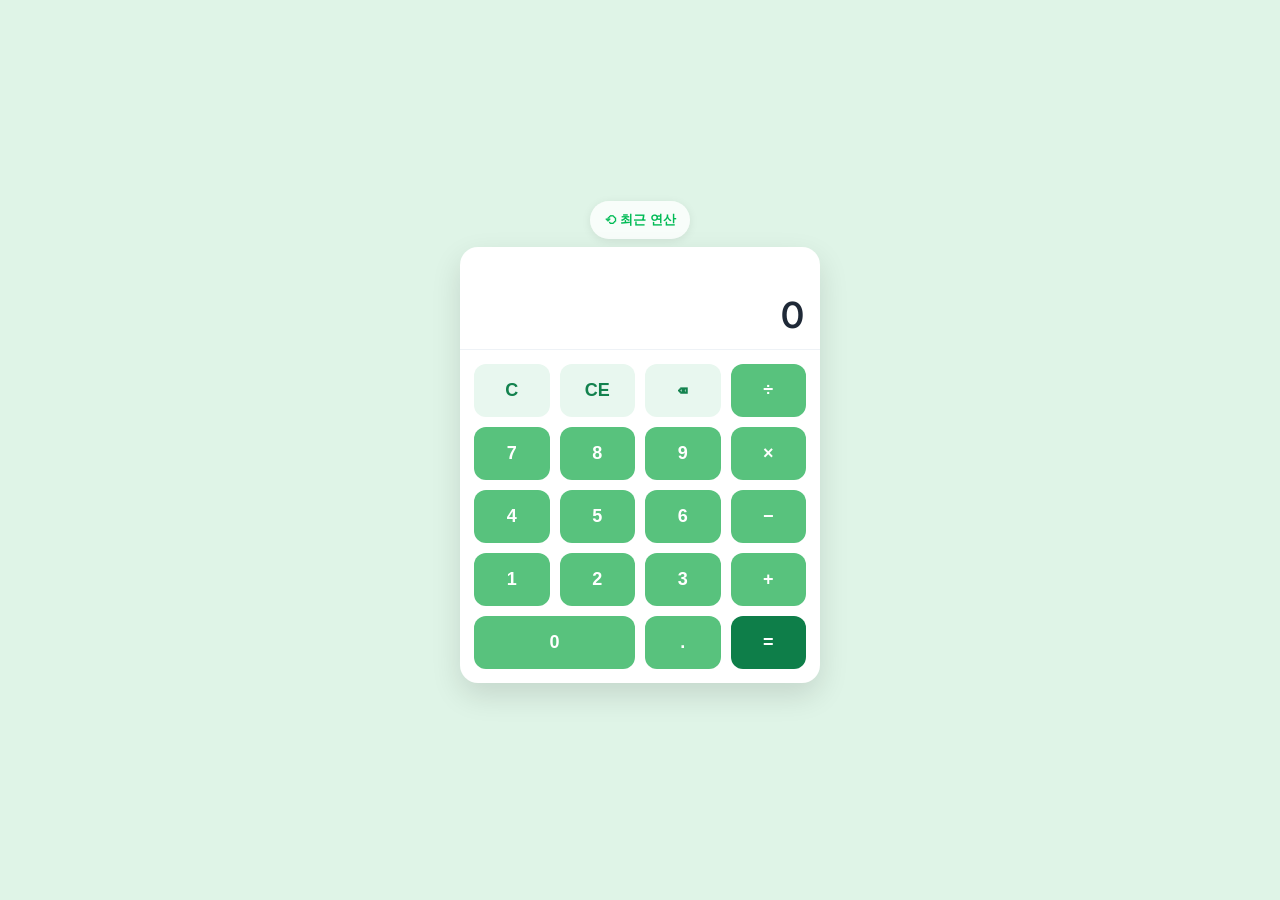
<file: 3rd_assignment/calculator/index.html>
<!DOCTYPE html>
<html lang="ko">
<head>
  <meta charset="UTF-8" />
  <meta name="viewport" content="width=device-width, initial-scale=1" />
  <title>계산기</title>
  <link rel="stylesheet" href="style.css" />
  <link rel="preconnect" href="https://fonts.gstatic.com" crossorigin>
  <link href="https://fonts.googleapis.com/css2?family=Inter:wght@400;600&display=swap" rel="stylesheet">
</head>
<body>
  <main class="wrap">
    <!-- FR5: 가장 최근 연산 기록 하나를 볼 수 있는 버튼 -->
    <button id="btn-last" aria-label="최근 연산 기록 보기">⟲ 최근 연산</button>

    <div class="card">
      <!-- FR2: 상단에 현재까지의 입력 표시 -->
      <div class="display">
        <div id="history" class="history" aria-live="polite"></div>
        <div id="screen" class="screen" aria-live="polite">0</div>
      </div>

      <!-- FR1: 숫자와 사칙연산 버튼 -->
      <div class="keys">
        <button data-action="clear-all" class="key key-func">C</button>
        <button data-action="clear-entry" class="key key-func">CE</button>
        <button data-action="del" class="key key-func">⌫</button>
        <button data-op="/" class="key key-op">÷</button>

        <button data-num="7" class="key">7</button>
        <button data-num="8" class="key">8</button>
        <button data-num="9" class="key">9</button>
        <button data-op="*" class="key key-op">×</button>

        <button data-num="4" class="key">4</button>
        <button data-num="5" class="key">5</button>
        <button data-num="6" class="key">6</button>
        <button data-op="-" class="key key-op">−</button>

        <button data-num="1" class="key">1</button>
        <button data-num="2" class="key">2</button>
        <button data-num="3" class="key">3</button>
        <button data-op="+" class="key key-op">+</button>

        <button data-num="0" class="key key-zero">0</button>
        <button data-dot="." class="key">.</button>
        <!-- FR3: '=' 버튼을 누르면 결과가 화면에 표시 -->
        <button data-action="equals" class="key key-eq">=</button>
      </div>
    </div>
  </main>

  <div id="toast" class="toast" role="status" aria-live="polite"></div>

  <script src="script.js"></script>
</body>
</html>
</file>
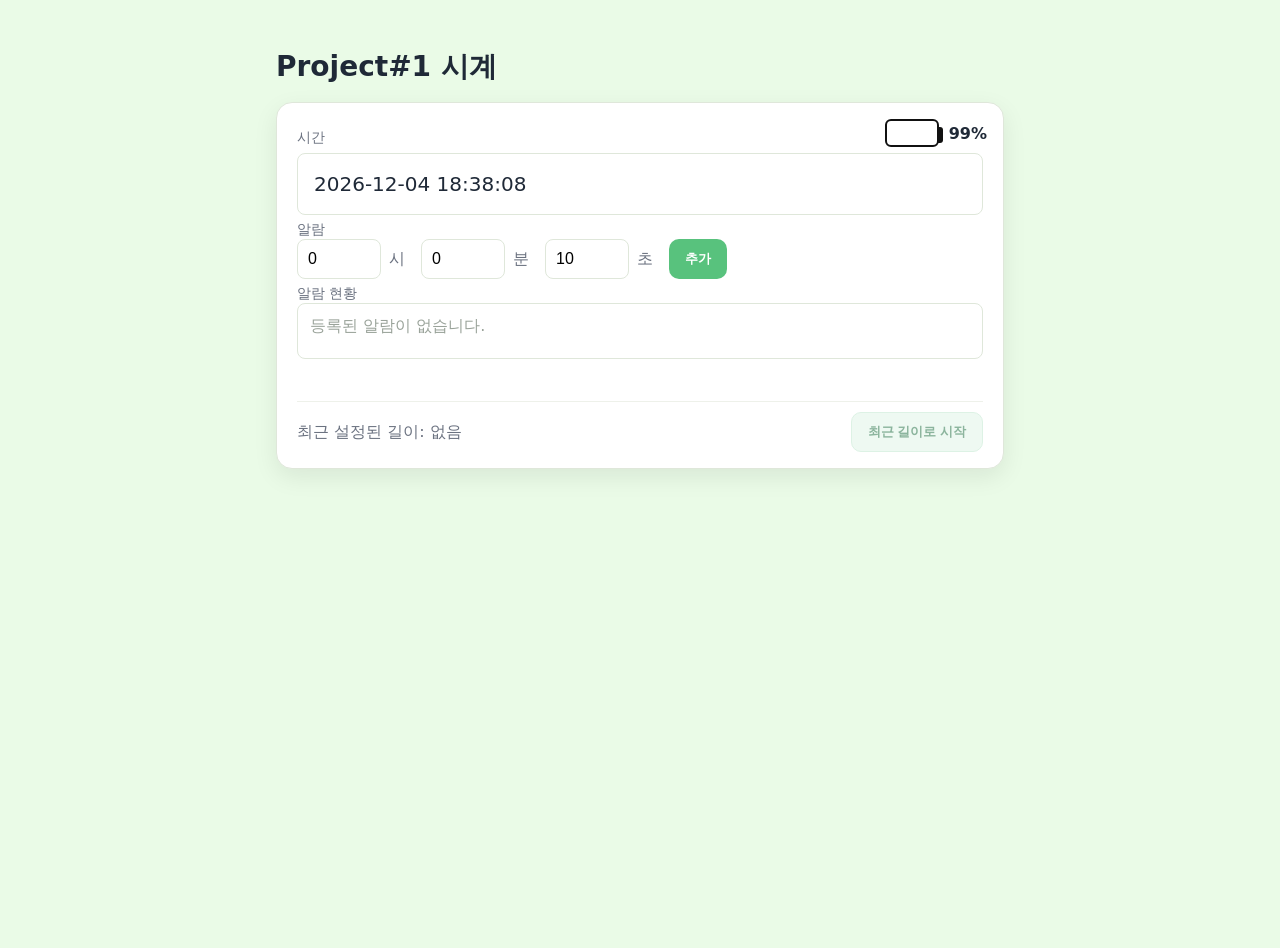
<file: 3rd_assignment/clock/index.html>
<!DOCTYPE html>
<html lang="ko">
<head>
  <meta charset="UTF-8" />
  <meta name="viewport" content="width=device-width, initial-scale=1.0"/>
  <title>Project#1 시계</title>
  <link rel="stylesheet" href="style.css"/>
</head>
<body>
  <main class="container">
    <h1>Project#1 시계</h1>

    <section class="clock-card">
      <!-- 배터리 표시 -->
      <div class="battery" aria-live="polite">
        <div class="battery-icon" aria-hidden="true">
          <div class="battery-cap"></div>
        </div>
        <div id="batteryText" class="battery-text">100%</div>
      </div>

      <!-- 시간 표시 -->
      <div class="row label">시간</div>
      <div id="clockDisplay" class="clock-display" aria-live="polite">----</div>

      <!-- 알람 입력 -->
      <div class="row label mt16">알람</div>
      <div class="alarm-inputs">
        <label class="sr-only" for="hours">시</label>
        <input id="hours" type="number" min="0" max="23" value="0" />
        <span class="unit">시</span>

        <label class="sr-only" for="minutes">분</label>
        <input id="minutes" type="number" min="0" max="59" value="0" />
        <span class="unit">분</span>

        <label class="sr-only" for="seconds">초</label>
        <input id="seconds" type="number" min="0" max="59" value="10" />
        <span class="unit">초</span>

        <button id="addAlarmBtn" class="btn">추가</button>
      </div>

      <!-- 알람 현황 -->
      <div class="row label mt16">알람 현황</div>
      <div id="alarmList" class="alarm-list" aria-live="polite"></div>
      <p id="limitMsg" class="limit-msg" role="alert" aria-live="assertive"></p>

      <!-- FR5: 최근 길이로 즉시 시작 -->
      <div class="recent-row">
        <div id="recentText" class="recent-text">최근 설정된 길이: 없음</div>
        <button id="quickStartBtn" class="btn outline">최근 길이로 시작</button>
      </div>
    </section>
  </main>

  <script src="app.js"></script>
</body>
</html>
</file>
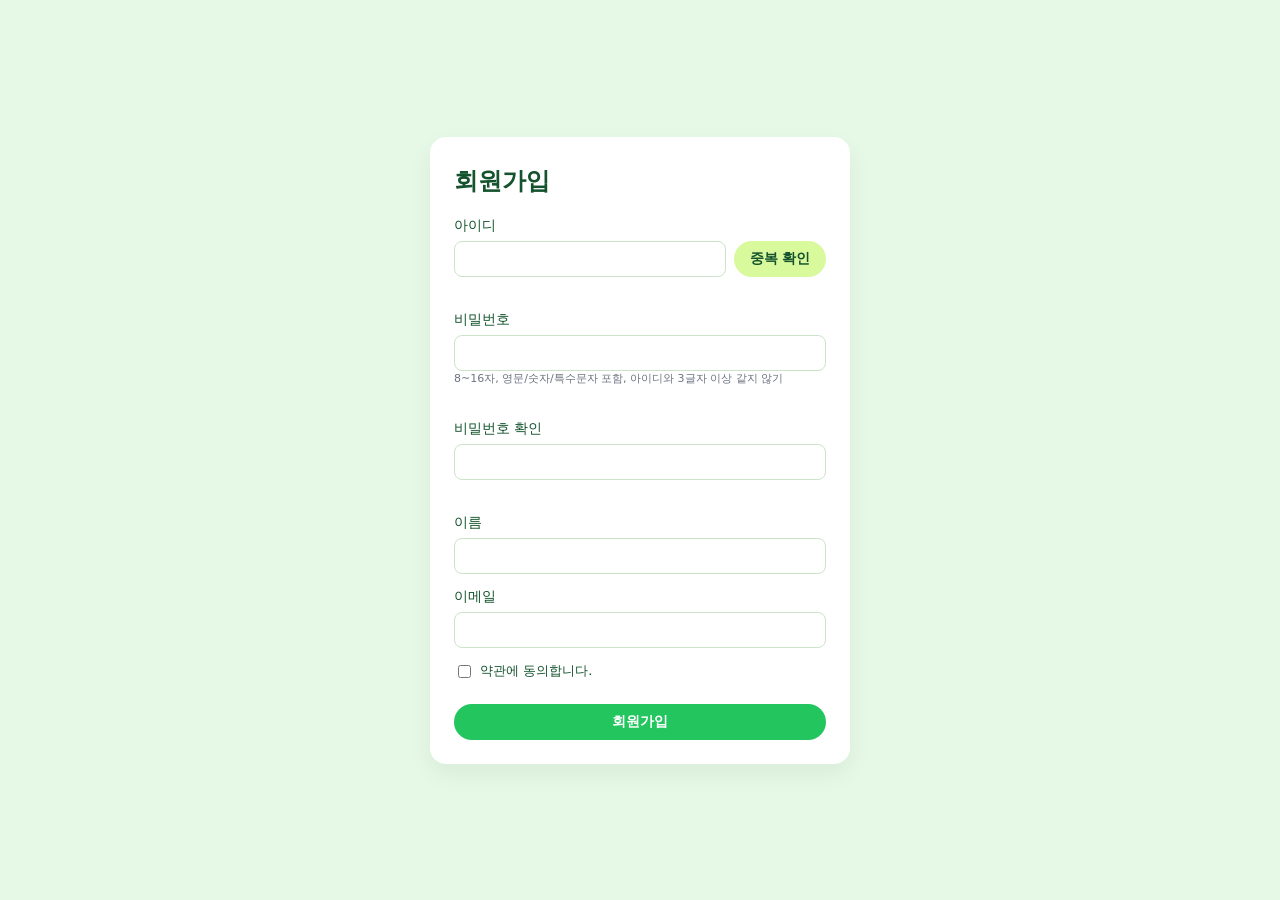
<file: 4th_assignment/sign_up/index.html>
<!DOCTYPE html>
<html lang="ko">
<head>
  <meta charset="UTF-8">
  <title>회원가입</title>
  <link rel="stylesheet" href="style.css">
</head>
<body>
  <div class="layout">
    <main class="card card--signup">
      <h1 class="card__title">회원가입</h1>

      <form id="signupForm" class="signup-form" novalidate>
        <!-- 아이디 -->
        <div class="form-row">
          <label for="userId" class="form-label">아이디</label>
          <div class="form-row__inline">
            <input
              type="text"
              id="userId"
              name="userId"
              autocomplete="off"
              required
              class="input"
            />
            <button
              type="button"
              id="checkIdBtn"
              class="btn btn--secondary"
              data-role="check-id"
            >
              중복 확인
            </button>
          </div>
          <p id="idMessage" class="form-message"></p>
        </div>

        <!-- 비밀번호 -->
        <div class="form-row">
          <label for="password" class="form-label">비밀번호</label>
          <input
            type="password"
            id="password"
            name="password"
            required
            class="input"
          />
          <p class="form-helper mt-1">
            8~16자, 영문/숫자/특수문자 포함, 아이디와 3글자 이상 같지 않기
          </p>
          <p id="pwMessage" class="form-message"></p>
        </div>

        <!-- 비밀번호 확인 -->
        <div class="form-row">
          <label for="passwordConfirm" class="form-label">비밀번호 확인</label>
          <input
            type="password"
            id="passwordConfirm"
            name="passwordConfirm"
            required
            class="input"
          />
          <p id="pwConfirmMessage" class="form-message"></p>
        </div>

        <!-- 이름 -->
        <div class="form-row">
          <label for="name" class="form-label">이름</label>
          <input
            type="text"
            id="name"
            name="name"
            required
            class="input"
          />
        </div>

        <!-- 이메일 -->
        <div class="form-row">
          <label for="email" class="form-label">이메일</label>
          <input
            type="email"
            id="email"
            name="email"
            required
            class="input"
          />
        </div>

        <!-- 약관 동의 -->
        <div class="form-row">
          <label class="checkbox">
            <input type="checkbox" id="agree" required />
            <span>약관에 동의합니다.</span>
          </label>
        </div>

        <!-- 제출 버튼 -->
        <button type="submit" class="btn btn--primary btn--full">
          회원가입
        </button>
      </form>
    </main>
  </div>

  <script src="script.js"></script>
</body>
</html>
</file>
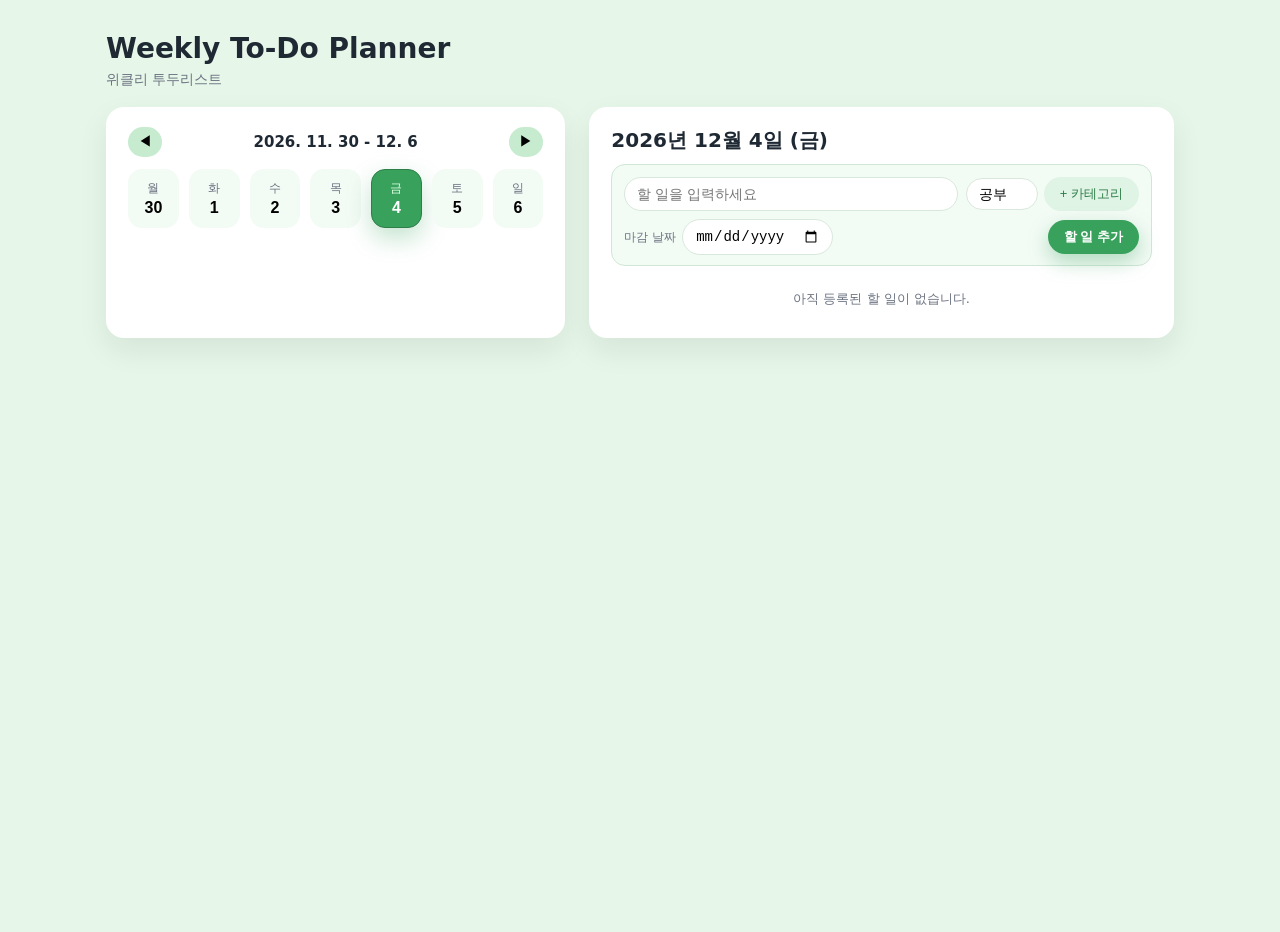
<file: 4th_assignment/todo_list/index.html>
<!DOCTYPE html>
<html lang="ko">
<head>
  <meta charset="UTF-8" />
  <title>Weekly To-Do Planner</title>
  <link rel="stylesheet" href="style.css" />
</head>
<body>
  <div class="app">
    <header class="app-header">
      <h1>Weekly To-Do Planner</h1>
      <p class="u-text-muted">위클리 투두리스트</p>
    </header>

    <main class="app-main">
      <!-- 주간 캘린더 -->
      <section class="week-panel">
        <div class="week-header">
          <button id="prevWeek" class="nav-btn btn" aria-label="이전 주">◀</button>
          <div class="current-week-label" id="currentWeekLabel"></div>
          <button id="nextWeek" class="nav-btn btn" aria-label="다음 주">▶</button>
        </div>

        <div class="week-days" id="weekDays">
          <!-- JS에서 요일 카드가 채워짐 -->
        </div>
      </section>

      <!-- 일간 To-do -->
      <section class="todo-panel">
        <div class="todo-header">
          <h2 id="selectedDateLabel">오늘의 할 일</h2>
        </div>

        <!-- 할 일 추가 -->
        <form id="todoForm" class="todo-form">
          <div class="form-row">
            <input
              type="text"
              id="todoText"
              class="input"
              placeholder="할 일을 입력하세요"
              required
            />

            <div class="category-group">
              <select id="categorySelect" class="select">
                <option value="공부" selected>공부</option>
                <option value="업무">업무</option>
                <option value="개인">개인</option>
              </select>
              <button type="button" id="addCategoryBtn" class="secondary-btn btn">
                + 카테고리
              </button>
            </div>
          </div>

          <div class="form-row form-row-bottom">
            <label class="due-label">
              마감 날짜
              <input type="date" id="dueDateInput" class="input input-date" />
            </label>

            <button type="submit" class="primary-btn btn">
              할 일 추가
            </button>
          </div>
        </form>

        <!-- 할 일 목록 -->
        <ul id="todoList" class="todo-list">
          <!-- JS에서 목록이 채워짐 -->
        </ul>
      </section>
    </main>
  </div>

  <script src="script.js"></script>
</body>
</html>
</file>
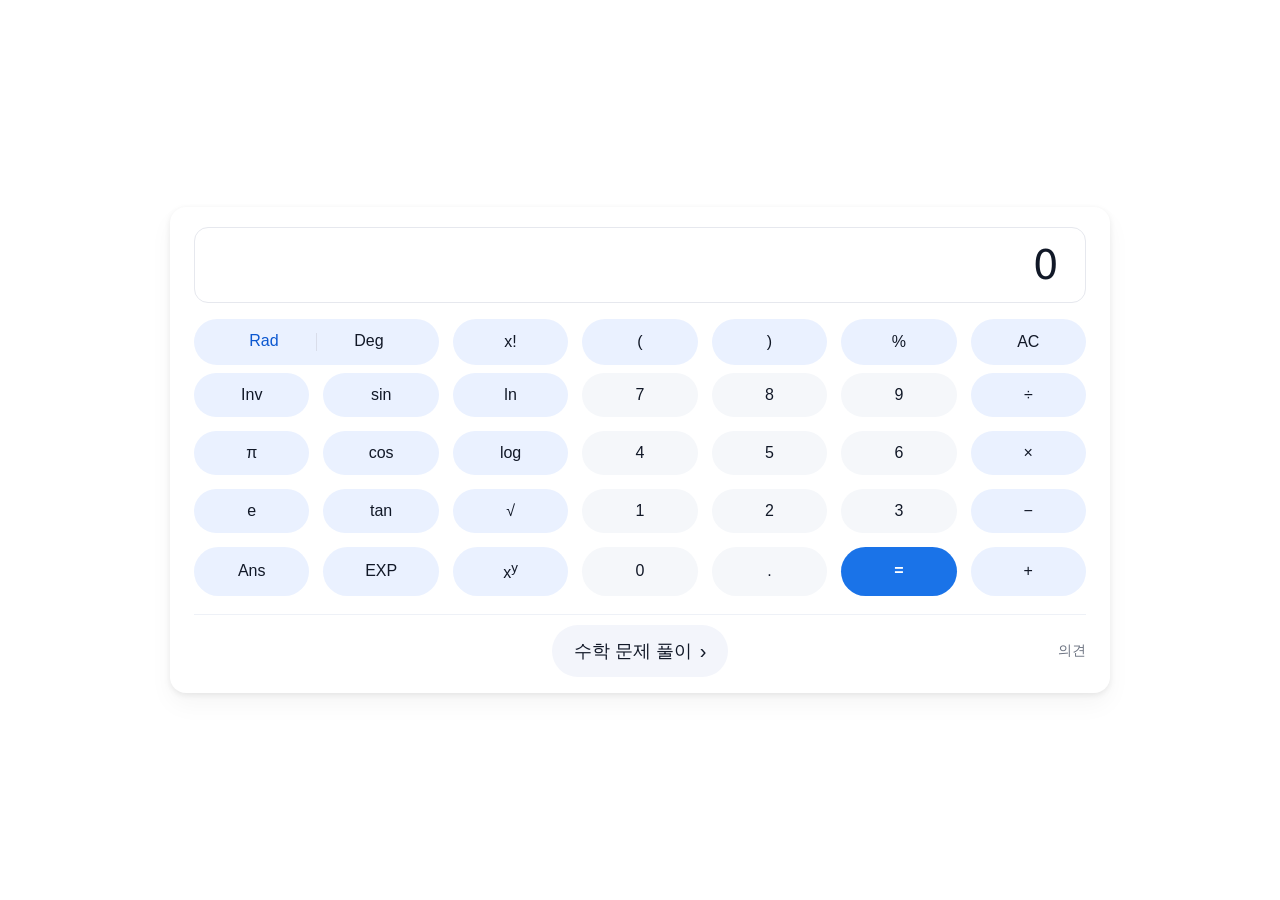
<file: 2nd_assignment/calculator.html>
<!doctype html>
<html lang="ko">
<head>
  <meta charset="utf-8" />
  <meta name="viewport" content="width=device-width, initial-scale=1" />
  <title>Google Calculator(UI)</title>
  <link rel="stylesheet" href="style.css" />
</head>
<body>
  <main class="page">
    <section class="calculator" aria-label="Google Calculator Mock">
      <!--Display-->
      <div class="display">
        <div class="expression"></div>
        <div class="value">0</div>
      </div>

      <div class="row-top">
        <!--Rad|Deg-->
        <button class="btn light split">
          <span class="seg seg-active">Rad</span>
          <span class="pipe" aria-hidden="true"></span>
          <span class="seg">Deg</span>
        </button>

        <button class="btn light">x!</button>
        <button class="btn light">(</button>
        <button class="btn light">)</button>
        <button class="btn light">%</button>
        <button class="btn light">AC</button>

      </div>

      <!--keypad-->
      <div class="keys">
        <!--row 1-->
        <button class="btn light">Inv</button>
        <button class="btn light">sin</button>
        <button class="btn light">ln</button>
        <button class="btn pale">7</button>
        <button class="btn pale">8</button>
        <button class="btn pale">9</button>
        <button class="btn light">÷</button>

        <!--row 2-->
        <button class="btn light">π</button>
        <button class="btn light">cos</button>
        <button class="btn light">log</button>
        <button class="btn pale">4</button>
        <button class="btn pale">5</button>
        <button class="btn pale">6</button>
        <button class="btn light">×</button>

        <!--row 3-->
        <button class="btn light">e</button>
        <button class="btn light">tan</button>
        <button class="btn light">√</button>
        <button class="btn pale">1</button>
        <button class="btn pale">2</button>
        <button class="btn pale">3</button>
        <button class="btn light">−</button>

        <!--row 4-->
        <button class="btn light">Ans</button>
        <button class="btn light">EXP</button>
        <button class="btn light">x<sup>y</sup></button>
        <button class="btn pale">0</button>
        <button class="btn pale">.</button>
        <button class="btn equals">=</button>
        <button class="btn light">+</button>
      </div>

      <!--bottom bar-->
      <div class="helper">
        <button class="btn helper-btn">
          수학 문제 풀이
          <span class="chev" aria-hidden="true">›</span>
        </button>
        <div class="feedback">의견</div>
      </div>
    </section>
  </main>
</body>
</html>
</file>
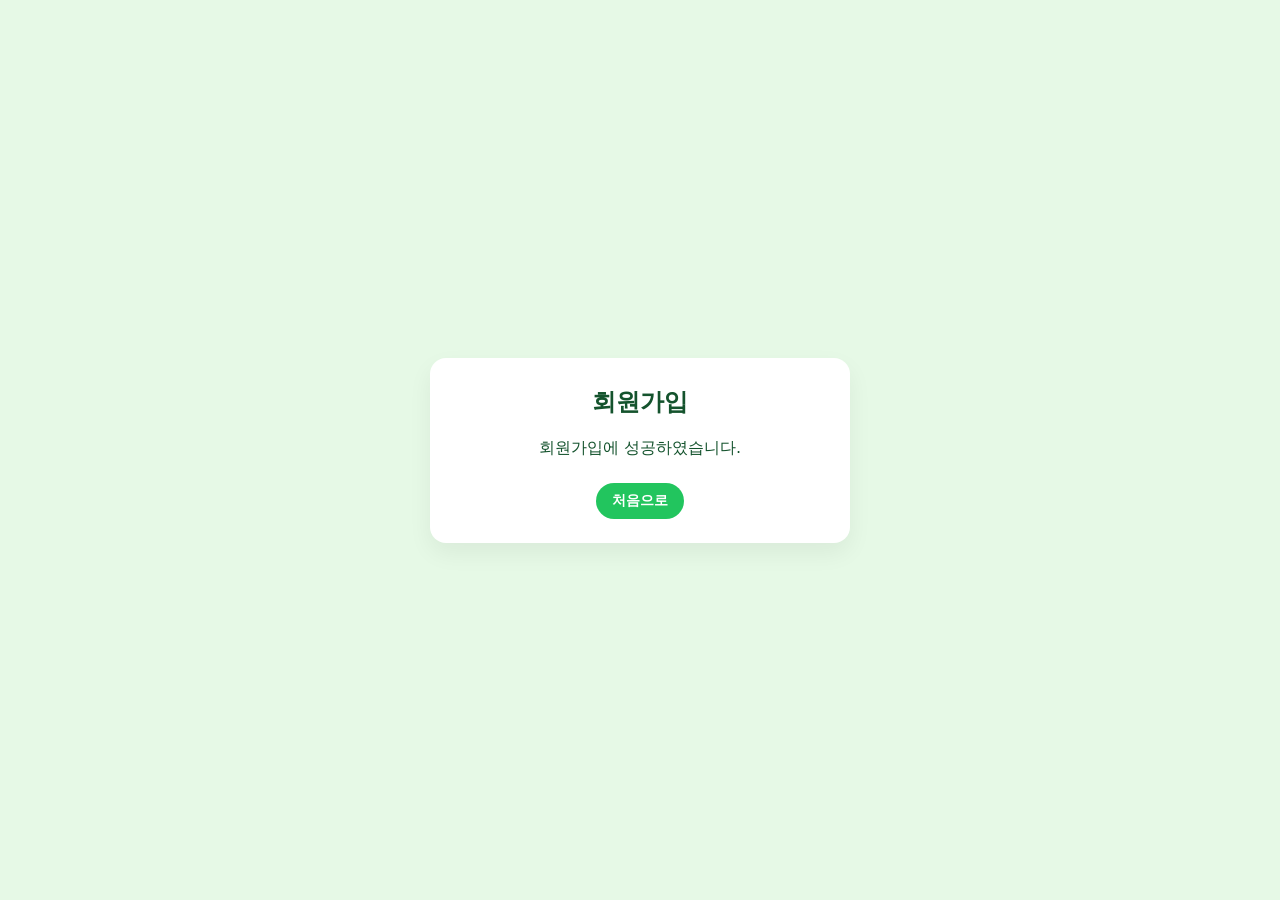
<file: 4th_assignment/sign_up/success.html>
<!DOCTYPE html>
<html lang="ko">
<head>
  <meta charset="UTF-8">
  <title>회원가입 완료</title>
  <link rel="stylesheet" href="style.css">
</head>
<body>
  <div class="layout">
    <main class="card card--signup text-center">
      <h1 class="card__title">회원가입</h1>
      <p class="success-text mt-2">
        회원가입에 성공하였습니다.
      </p>
      <a href="index.html" class="btn btn--primary mt-2">처음으로</a>
    </main>
  </div>
</body>
</html>
</file>
<file: 3rd_assignment/calculator/style.css>
:root{
  --bg:#dff4e7;
  --card:#ffffff;
  --green:#58c27d;
  --green-hover:#4db973;
  --op:#58c27d;
  --accent:#0e7e49;
  --text:#1f2937;
}

*{ box-sizing:border-box; }
html,body{ height:100%; }
body{
  margin:0;
  font-family:Inter, system-ui, -apple-system, Segoe UI, Roboto, Helvetica, Arial, "Apple SD Gothic Neo", "Noto Sans KR", "Malgun Gothic", sans-serif;
  background:var(--bg);
  color:var(--text);
}

/* FR5 버튼-최근 연산 */
#btn-last{
  position: static;
  padding:10px 14px;
  border-radius:999px;
  border:none;
  background:#ffffffcc;
  color:#0b5;
  font-weight:600;
  cursor:pointer;
  box-shadow:0 2px 10px rgba(0,0,0,.08);
}
#btn-last:hover{ background:#fff; }

.wrap{
  min-height:100%;
  display:flex;
  flex-direction:column;
  align-items:center;
  justify-content:center;
  gap:8px;
  padding:32px 16px 48px;
}

.card{
  width:min(92vw, 360px);
  background:var(--card);
  border-radius:18px;
  box-shadow:0 12px 30px rgba(0,0,0,.12);
  overflow:hidden;
}

/* 표시 영역 */
.display{
  padding:18px 16px 8px;
  border-bottom:1px solid #eef2f6;
}
.history{
  min-height:22px;
  font-size:14px;
  color:#6b7280;
  text-align:right;
  white-space:nowrap;
  overflow:hidden;
  text-overflow:ellipsis;
}
.screen{
  margin-top:6px;
  font-size:36px;
  font-weight:600;
  text-align:right;
  min-height:48px;
  white-space:nowrap;
  overflow:hidden;
  text-overflow:clip;
}

/* 키패드 */
.keys{
  display:grid;
  grid-template-columns: repeat(4, 1fr);
  gap:10px;
  padding:14px;
}
.key{
  padding:16px;
  border:none;
  border-radius:12px;
  background:var(--green);
  color:#fff;
  font-size:18px;
  font-weight:600;
  cursor:pointer;
  transition:transform .02s ease, background .15s ease;
}
.key:active{ transform:translateY(1px); }
.key:hover{ background:var(--green-hover); }

.key-op{
  background:var(--op);
}
.key-op:hover{
  background:#1e8a57;
}

.key-func{
  background:#e8f7ef;
  color:#13824e;
}
.key-func:hover{
  background:#d7f0e4;
}

.key-eq{
  background:var(--accent);
}
.key-eq:hover{
  background:#0c6d40;
}

.key-zero{
  grid-column: span 2;
}

.toast{
  position:fixed;
  left:16px;
  bottom:16px;
  padding:12px 16px;
  border-radius:12px;
  background:#0b5;
  color:#fff;
  font-weight:600;
  box-shadow:0 10px 24px rgba(0,0,0,.18);
  opacity:0;
  pointer-events:none;
  transform:translateY(8px);
  transition:opacity .25s ease, transform .25s ease;
  max-width:70vw;
}
.toast.show{
  opacity:1; transform:translateY(0);
}
</file>
<file: 3rd_assignment/clock/style.css>
:root{
  --bg: #eafbe7;
  --card: #ffffff;
  --text: #1f2937;
  --muted: #6b7280;

  /* 버튼 색깔 */
  --green: #58c27d;
  --green-hover: #4db973;
  --green-ghost: #dff4e7;

  --border: #dfe7da;
  --shadow: 0 8px 24px rgba(0,0,0,.08);
}

* { box-sizing: border-box; }
html, body { height: 100%; }
body{
  margin:0;
  font-family: system-ui, -apple-system, Segoe UI, Roboto, Apple SD Gothic Neo, "Noto Sans KR", "Malgun Gothic", sans-serif;
  color: var(--text);
  background: var(--bg);
}

.container{
  max-width: 760px;
  margin: 48px auto;
  padding: 0 16px;
}

h1{
  margin: 0 0 16px;
  font-size: 28px;
  font-weight: 800;
}

.clock-card{
  position: relative;
  background: var(--card);
  border: 1px solid var(--border);
  border-radius: 16px;
  padding: 20px 20px 16px;
  box-shadow: var(--shadow);
}

.battery{
  position: absolute;
  top: 16px;
  right: 16px;
  display: inline-flex;
  align-items: center;
  gap: 10px;
}

.battery-icon{
  position: relative;
  width: 54px;
  height: 28px;
  border: 2px solid #111;
  border-radius: 6px;
  background: #fff;
}
.battery-cap{
  position: absolute;
  right: -6px;
  top: 6px;
  width: 6px;
  height: 16px;
  background: #111;
  border-radius: 0 3px 3px 0;
}
.battery-text{
  font-weight: 700;
}

.row.label{
  color: var(--muted);
  font-size: 14px;
  margin-top: 6px;
}

.clock-display{
  margin-top: 6px;
  border: 1px solid var(--border);
  background: #fff;
  border-radius: 8px;
  padding: 18px 16px;
  min-height: 52px;
  font-size: 20px;
  display:flex;
  align-items:center;
}

/* 배터리 0%일 때 시간 영역 가리기 */
.clock-display.blackout{
  background: #000;
  color: #000;
}

/* 알람 입력 영역 */
.alarm-inputs{
  display: flex;
  align-items: center;
  gap: 8px;
  flex-wrap: wrap;
}
.alarm-inputs input{
  width: 84px;
  height: 40px;
  padding: 6px 10px;
  border: 1px solid var(--border);
  border-radius: 8px;
  font-size: 16px;
}
.alarm-inputs .unit{
  margin-right: 8px;
  color: var(--muted);
}

/* 버튼 */
.btn{
  height: 40px;
  padding: 0 16px;
  border: none;
  border-radius: 10px;
  background: var(--green);
  color: #fff;
  font-weight: 700;
  cursor: pointer;
}
.btn:hover{ background: var(--green-hover); }
.btn:disabled{ opacity:.5; cursor: not-allowed; }
.btn.outline{
  background: var(--green-ghost);
  color: #1a6c3d;
  border: 1px solid #bce7cc;
}

/* 알람 리스트 */
.alarm-list{
  border: 1px solid var(--border);
  border-radius: 8px;
  padding: 12px;
  background: #fff;
  min-height: 56px;
}
.alarm-item{
  display: flex;
  align-items: center;
  justify-content: space-between;
  gap: 10px;
  padding: 8px 0;
  border-bottom: 1px dashed #edf2ea;
}
.alarm-item:last-child{ border-bottom: none; }

.alarm-left{
  display:flex;
  align-items:center;
  gap: 10px;
}
.alarm-title{
  font-weight: 700;
}
.alarm-remaining{
  color: var(--muted);
  font-size: 14px;
}
.badge{
  display:inline-block;
  font-size:12px;
  padding: 3px 8px;
  border-radius: 999px;
  background: #ecfdf0;
  border: 1px solid #c7efd6;
  color: #1a6c3d;
}

.limit-msg{
  margin: 8px 2px 0;
  color: #b91c1c;
  font-size: 14px;
  min-height: 20px;
}

/* 최근 알림 길이(FR5) 영역 */
.recent-row{
  margin-top: 14px;
  padding-top: 10px;
  border-top: 1px solid #eef1ea;
  display:flex;
  align-items:center;
  justify-content: space-between;
  gap: 10px;
}
.recent-text{ color: var(--muted); }

.mt16{ margin-top: 16px; }
.sr-only{
  position:absolute; width:1px; height:1px; padding:0; margin:-1px; overflow:hidden; clip:rect(0,0,0,0); white-space:nowrap; border:0;
}
</file>
<file: 4th_assignment/sign_up/style.css>
/* 공통 설정 */
*,
*::before,
*::after {
  box-sizing: border-box;
}

:root {
  /* color tokens */
  --color-bg: #e6f9e6;
  --color-card: #ffffff;
  --color-primary: #22c55e;
  --color-primary-dark: #16a34a;
  --color-accent: #d9f99d;
  --color-accent-dark: #bef264;
  --color-border: #cce3c9;
  --color-text-main: #14532d;
  --color-text-muted: #6b7280;
  --color-error: #b91c1c;
  --color-success: #15803d;

  --radius-card: 16px;
  --radius-input: 8px;
  --shadow-card: 0 10px 25px rgba(0, 0, 0, 0.06);
  --font-body: system-ui, -apple-system, BlinkMacSystemFont, "Segoe UI",
    sans-serif;
}

/* 유틸리티 */
.text-center {
  text-align: center;
}

.mt-1 {
  margin-top: 4px;
}

.mt-2 {
  margin-top: 8px;
}

/* 레이아웃 */
body {
  margin: 0;
  font-family: var(--font-body);
  background: var(--color-bg);
}

.layout {
  min-height: 100vh;
  display: flex;
  align-items: center;
  justify-content: center;
  padding: 24px;
}

/* 카드 */
.card {
  width: 100%;
  max-width: 420px;
  background: var(--color-card);
  border-radius: var(--radius-card);
  box-shadow: var(--shadow-card);
  padding: 28px 24px 24px;
}


.card__title {
  margin: 0 0 20px;
  font-size: 24px;
  font-weight: 700;
  color: var(--color-text-main);
}

/* 폼 */
.signup-form {
  width: 100%;
}

.form-row {
  margin-bottom: 14px;
}

.form-label {
  display: block;
  margin-bottom: 6px;
  font-size: 14px;
  color: var(--color-text-main);
}

.form-row__inline {
  display: flex;
  gap: 8px;
}

/* 입력 */
.input {
  width: 100%;
  padding: 9px 10px;
  border-radius: var(--radius-input);
  border: 1px solid var(--color-border);
  font-size: 14px;
  outline: none;
}

.input:focus {
  border-color: var(--color-primary);
  box-shadow: 0 0 0 2px rgba(34, 197, 94, 0.15);
}

/* 체크박스 */
.checkbox {
  display: inline-flex;
  align-items: center;
  gap: 6px;
  font-size: 13px;
  color: var(--color-text-main);
}

/* 버튼 */
.btn {
  border: none;
  cursor: pointer;
  border-radius: 999px;
  padding: 9px 16px;
  font-size: 14px;
  font-weight: 600;
  display: inline-flex;
  align-items: center;
  justify-content: center;
  text-decoration: none;
}

.btn--primary {
  background: var(--color-primary);
  color: #fff;
}

.btn--primary:hover {
  background: var(--color-primary-dark);
}

.btn--secondary {
  background: var(--color-accent);
  color: var(--color-text-main);
  white-space: nowrap;
}

.btn--secondary:hover {
  background: var(--color-accent-dark);
}

.btn--full {
  width: 100%;
  margin-top: 8px;
}

/* 메시지 */
.form-message {
  min-height: 16px;
  margin: 4px 0 0;
  font-size: 12px;
}

.form-message--error {
  color: var(--color-error);
}

.form-message--success {
  color: var(--color-success);
}

.form-helper {
  margin: 0;
  font-size: 11px;
  color: var(--color-text-muted);
}

/* 성공 페이지 */
.success-text {
  font-size: 16px;
  color: var(--color-text-main);
}
</file>
<file: 4th_assignment/todo_list/style.css>
*,
*::before,
*::after {
  box-sizing: border-box;
}

:root {
  --bg-main: #e6f7e9;
  --bg-card: #ffffff;
  --accent: #38a15c;
  --accent-soft: #c6ebcf;
  --accent-dark: #2d7e48;
  --text-main: #1f2933;
  --text-muted: #6b7280;
  --border-light: #d1e7d6;
  --shadow-soft: 0 12px 30px rgba(0, 0, 0, 0.08);
  --radius-large: 18px;
  --transition-fast: 0.15s ease;
  --font-sans: system-ui, -apple-system, BlinkMacSystemFont, "Noto Sans KR",
    "Apple SD Gothic Neo", sans-serif;
}

html,
body {
  margin: 0;
  padding: 0;
  height: 100%;
  font-family: var(--font-sans);
  background: var(--bg-main);
  color: var(--text-main);
}

.u-text-muted {
  color: var(--text-muted);
}

/* 버튼 스타일 */
.btn {
  border-radius: 999px;
  border: none;
  padding: 8px 16px;
  font-size: 13px;
  cursor: pointer;
  transition: background var(--transition-fast),
    transform var(--transition-fast),
    box-shadow var(--transition-fast),
    color var(--transition-fast);
}

/* 앱 전체 */
.app {
  max-width: 1100px;
  margin: 32px auto;
  padding: 0 16px 32px;
}

.app-header {
  text-align: left;
  margin-bottom: 18px;
}

.app-header h1 {
  margin: 0;
  font-size: 28px;
  font-weight: 700;
}

.app-header p {
  margin: 6px 0 0;
  font-size: 14px;
}

.app-main {
  display: grid;
  grid-template-columns: 1.1fr 1.4fr;
  gap: 24px;
}

/* 카드 공통 */
.week-panel,
.todo-panel {
  background: var(--bg-card);
  border-radius: var(--radius-large);
  box-shadow: var(--shadow-soft);
  padding: 20px 22px;
}

/* 주간 */

.week-header {
  display: flex;
  align-items: center;
  justify-content: space-between;
  margin-bottom: 12px;
}

.current-week-label {
  font-weight: 600;
  font-size: 15px;
  color: var(--text-main);
}

.nav-btn {
  background: var(--accent-soft);
  padding: 6px 10px;
  font-size: 14px;
}

.nav-btn:hover {
  background: var(--accent);
  color: #fff;
  transform: translateY(-1px);
}

.week-days {
  display: grid;
  grid-template-columns: repeat(7, minmax(0, 1fr));
  gap: 10px;
}

/* 날짜 */
.day-card {
  background: #f3fbf5;
  border-radius: 14px;
  padding: 10px 8px;
  text-align: center;
  cursor: pointer;
  border: 1px solid transparent;
  transition: background var(--transition-fast), border-color var(--transition-fast),
    transform var(--transition-fast), box-shadow var(--transition-fast);
}

.day-card:hover {
  background: #e9f7ec;
  transform: translateY(-1px);
  box-shadow: 0 6px 15px rgba(0, 0, 0, 0.05);
}

.day-name {
  display: block;
  font-size: 12px;
  color: var(--text-muted);
  margin-bottom: 2px;
}

.day-date {
  display: block;
  font-size: 16px;
  font-weight: 600;
}

.day-card.today {
  border-color: var(--accent-soft);
}

.day-card.selected {
  background: var(--accent);
  color: #fff;
  border-color: var(--accent-dark);
  box-shadow: 0 10px 25px rgba(56, 161, 92, 0.3);
}

.day-card.selected .day-name {
  color: #e0ffe7;
}

/* To-do */

.todo-header {
  margin-bottom: 10px;
}

.todo-header h2 {
  margin: 0;
  font-size: 20px;
}

/* 입력 */

.todo-form {
  border-radius: 14px;
  background: #f3fbf5;
  padding: 12px 12px 10px;
  border: 1px solid var(--border-light);
  margin-bottom: 14px;
}

.form-row {
  display: flex;
  gap: 8px;
  align-items: center;
}

.form-row-bottom {
  margin-top: 8px;
  justify-content: space-between;
}

.input {
  border-radius: 999px;
  border: 1px solid #d9e8dd;
  padding: 8px 12px;
  font-size: 14px;
  flex: 1;
  outline: none;
  transition: border-color var(--transition-fast), box-shadow var(--transition-fast),
    background var(--transition-fast);
  background: #ffffff;
}

.input:focus {
  border-color: var(--accent);
  box-shadow: 0 0 0 2px rgba(56, 161, 92, 0.18);
}

.input-date {
  border-radius: 999px;
  min-width: 150px;
}

.select {
  border-radius: 999px;
  border: 1px solid #d9e8dd;
  padding: 7px 30px 7px 12px;
  font-size: 14px;
  background: #ffffff;
  outline: none;
  appearance: none;
  position: relative;
}

/* 카테고리, 버튼 묶음 */
.category-group {
  display: flex;
  align-items: center;
  gap: 6px;
}

/* 버튼 변형 */
.primary-btn {
  background: var(--accent);
  color: #fff;
  font-weight: 600;
  box-shadow: 0 8px 20px rgba(56, 161, 92, 0.35);
}

.primary-btn:hover {
  background: var(--accent-dark);
  transform: translateY(-1px);
}

.secondary-btn {
  background: #e0f4e5;
  color: var(--accent-dark);
}

.secondary-btn:hover {
  background: #cbead3;
  transform: translateY(-1px);
}

.due-label {
  font-size: 12px;
  color: var(--text-muted);
  display: flex;
  align-items: center;
  gap: 6px;
}

/* 할 일 목록 */

.todo-list {
  list-style: none;
  margin: 0;
  padding: 0;
  max-height: 360px;
  overflow-y: auto;
}

.todo-list-empty {
  font-size: 13px;
  color: var(--text-muted);
  text-align: center;
  padding: 10px 0;
}

.todo-item {
  display: flex;
  align-items: center;
  justify-content: space-between;
  padding: 9px 10px;
  border-radius: 12px;
  border: 1px solid #e2efe6;
  margin-bottom: 6px;
  background: #ffffff;
  transition: background var(--transition-fast), transform var(--transition-fast),
    box-shadow var(--transition-fast);
}

.todo-item:hover {
  transform: translateY(-1px);
  box-shadow: 0 8px 18px rgba(0, 0, 0, 0.06);
}

.todo-left {
  display: flex;
  align-items: center;
  gap: 8px;
  min-width: 0;
}

.todo-checkbox {
  width: 16px;
  height: 16px;
}

.todo-text-group {
  display: flex;
  flex-direction: column;
  gap: 2px;
  min-width: 0;
}

.todo-text {
  font-size: 14px;
  word-break: break-all;
}

.todo-category {
  font-size: 11px;
  color: var(--accent-dark);
  background: var(--accent-soft);
  padding: 2px 8px;
  border-radius: 999px;
  align-self: flex-start;
}

.todo-right {
  display: flex;
  align-items: center;
  gap: 10px;
  flex-shrink: 0;
}

.todo-due {
  font-size: 12px;
  color: var(--text-muted);
}

.delete-btn {
  background: #ffe5e5;
  color: #b91c1c;
  padding: 5px 10px;
}

.delete-btn:hover {
  background: #ffcccc;
  transform: translateY(-1px);
}

/* 완료된 할 일 */
.todo-item.completed .todo-text {
  text-decoration: line-through;
  color: var(--text-muted);
}

.todo-list::-webkit-scrollbar {
  width: 6px;
}

.todo-list::-webkit-scrollbar-thumb {
  background: #d3e7d8;
  border-radius: 999px;
}

/* 반응형 */
@media (max-width: 880px) {
  .app-main {
    grid-template-columns: 1fr;
  }

  .week-panel {
    order: 1;
  }

  .todo-panel {
    order: 2;
  }
}

@media (max-width: 600px) {
  .form-row {
    flex-direction: column;
    align-items: stretch;
  }

  .form-row-bottom {
    flex-direction: column;
    align-items: flex-start;
  }

  .due-label {
    width: 100%;
  }

  .input-date {
    flex: 1;
  }

  .todo-right {
    flex-direction: column;
    align-items: flex-end;
  }
}
</file>
<file: 2nd_assignment/style.css>
:root{
  --bg:#ffffff;
  --pale:#f5f7fa;
  --pill:#eaf1ff;
  --text:#1f2328;
  --muted:#667085;
  --blue:#1a73e8;
  --blue-press:#1558b0;
  --shadow:0 2px 6px rgba(0,0,0,.08), 0 12px 24px rgba(0,0,0,.04);
}

*{box-sizing:border-box}
html,body{height:100%}
body{
  margin:0;
  background:var(--bg);
  color:var(--text);
  font-family: system-ui, -apple-system, Segoe UI, Roboto, Helvetica, Arial, "Apple SD Gothic Neo", "Noto Sans KR", sans-serif;
}
.page{
  min-height:100%;
  display:flex;
  align-items:center;       
  justify-content:center;     
  padding:24px;
}

.calculator{
  width:min(940px, 92vw);
  background:#fff;
  border-radius:16px;
  box-shadow:var(--shadow);
  padding:20px 24px 16px;
}

.display{
  display:grid;
  grid-template-columns: 32px 1fr max-content; /* 아이콘 | 수식 | 값 */
  align-items:center;
  gap:12px;
  height:76px;
  border:1px solid #e6e8ee;
  border-radius:14px;
  padding:10px 14px;
}
.history{
  color:#6b7280;
  display:flex; align-items:center; justify-content:center;
}
.display .expression{
  min-height:22px; color:#6b7280;
}
.display .value{
  font-size:40px; line-height:1; letter-spacing:.5px; color:#111827;
  justify-self:end;
  text-align:right;
}

.row-top{
  display:grid;
  grid-template-columns: repeat(7, 1fr);
  gap:14px;
  margin:16px 0 8px;
}
.row-top .ghost{visibility:hidden}

.row-top .split{
  grid-column: span 2;
}

.btn{
  border:none;
  cursor:default;
  font-size:16px;
  padding:14px 18px;
  border-radius:999px;
  line-height:1;
  color:#111827;
  background:#fff;
  box-shadow:none;
}
.btn.light{ background:var(--pill); }
.btn.pale{  background:var(--pale); }
.btn.equals{ background:var(--blue); color:#fff; font-weight:600; }
.btn.equals:active{ background:var(--blue-press); }

.split{
  /* display:flex;
  align-items:center;
  justify-content:center;
  gap:12px; */
  display:grid; grid-template-columns: 1fr 1px 1fr;
}
.split .pipe{ width:1px; height:18px; background:#d9ddea; display:inline-block; }
.split .seg{ color:#111827; }
.split .seg-active{ color:#0b57d0; }

.keys{
  display:grid;
  grid-template-columns: repeat(7, 1fr);
  gap:14px 14px;
  margin-top:8px;
}

.helper{
  position:relative;
  display:flex;
  justify-content:center;
  align-items:center;
  margin-top:18px;
  padding-top:10px;
  border-top:1px solid #eef1f7;
}
.helper-btn{
  background:#f3f5fb;
  padding:16px 22px;
  border-radius:999px;
  font-size:18px;
  display:inline-flex;
  align-items:center;
  gap:8px;
}
.helper-btn .chev{font-size:20px; line-height:1;}
.feedback{
  position:absolute;
  right:0;
  color:#6b7280;
  font-size:14px;
}
</file>
